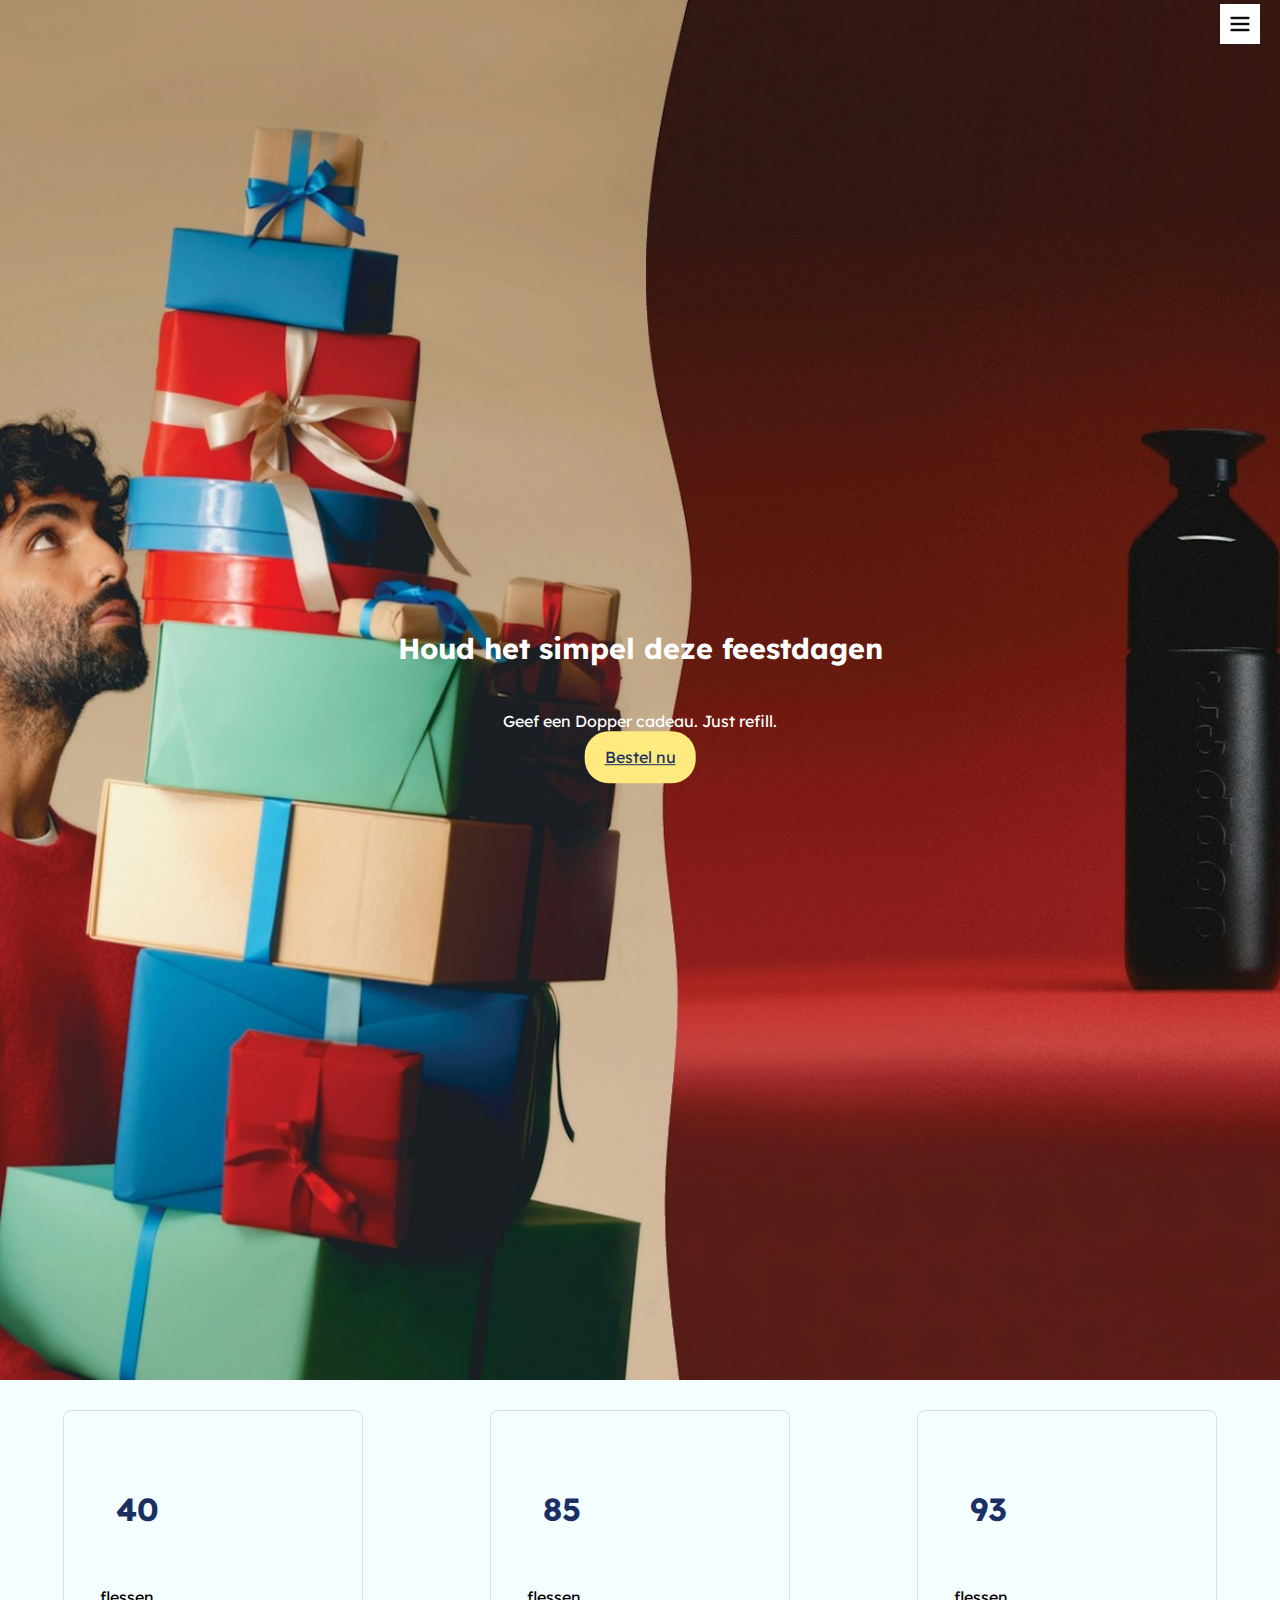
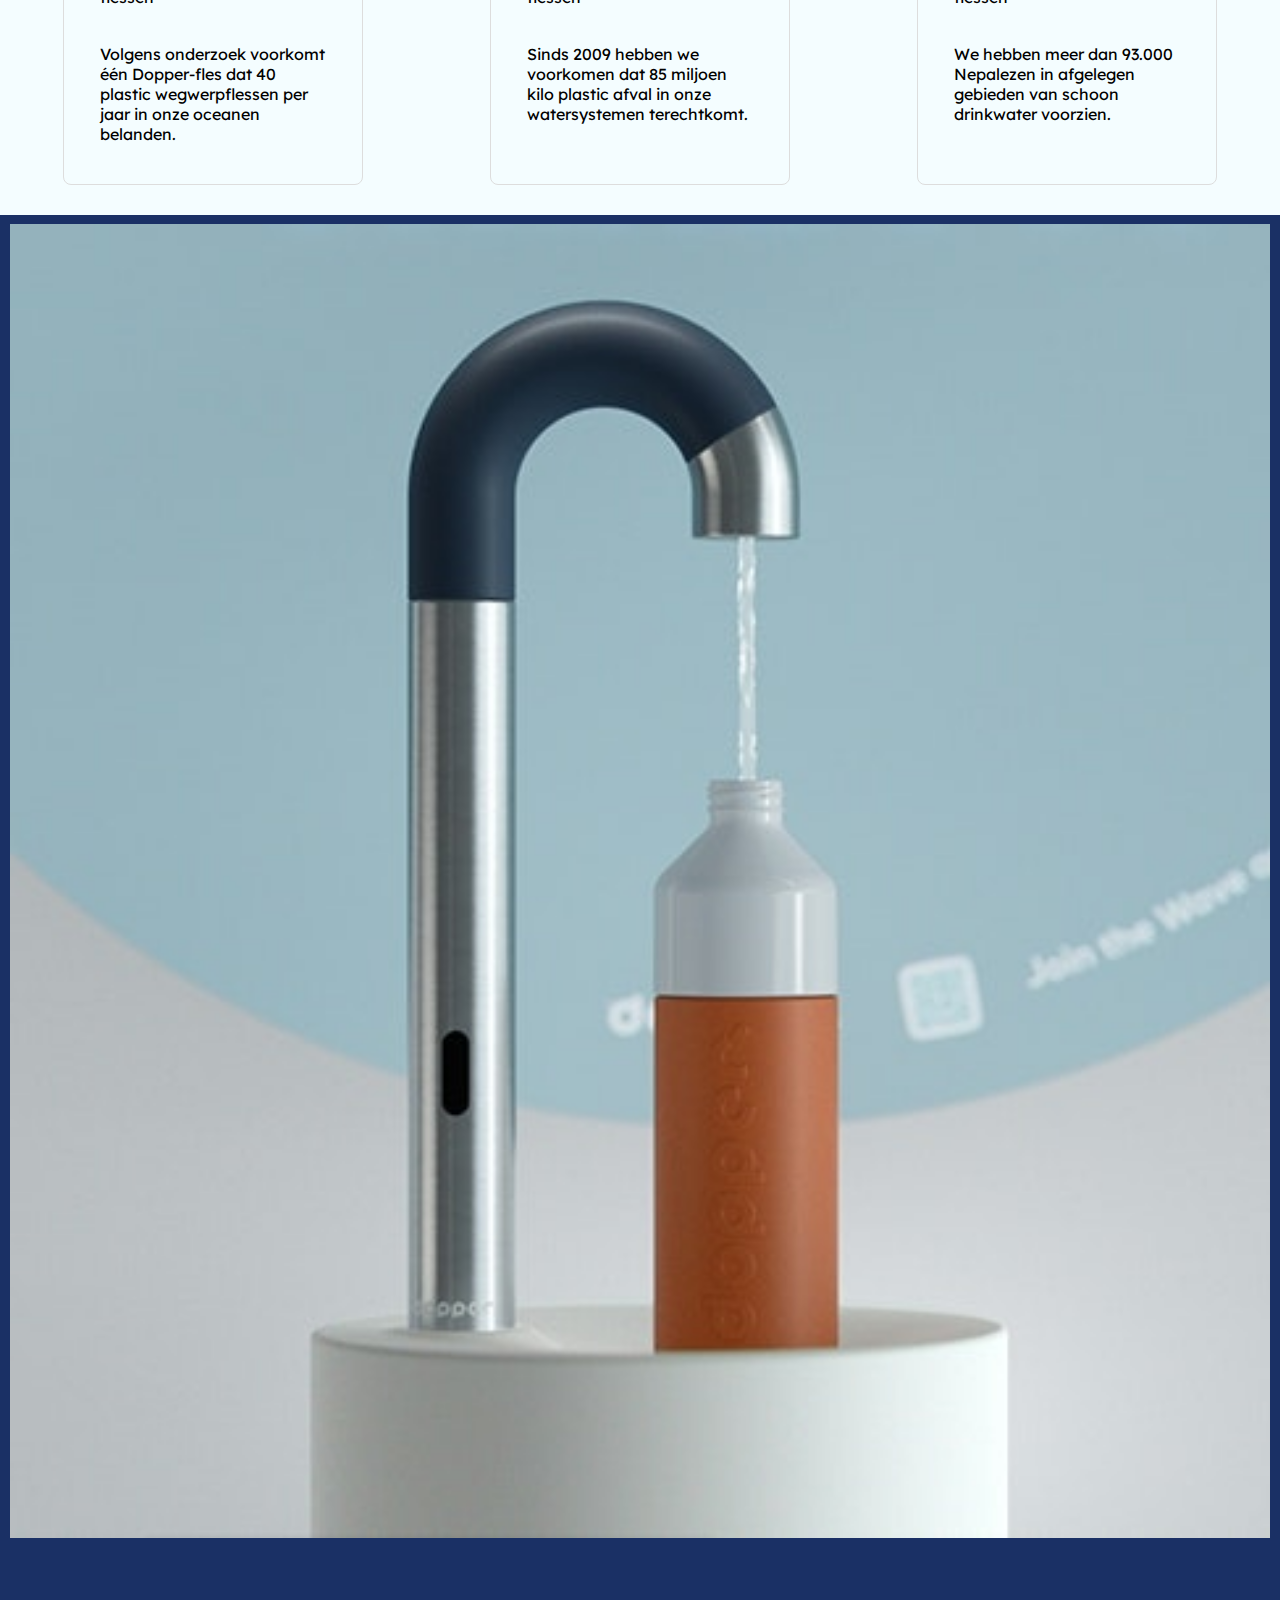
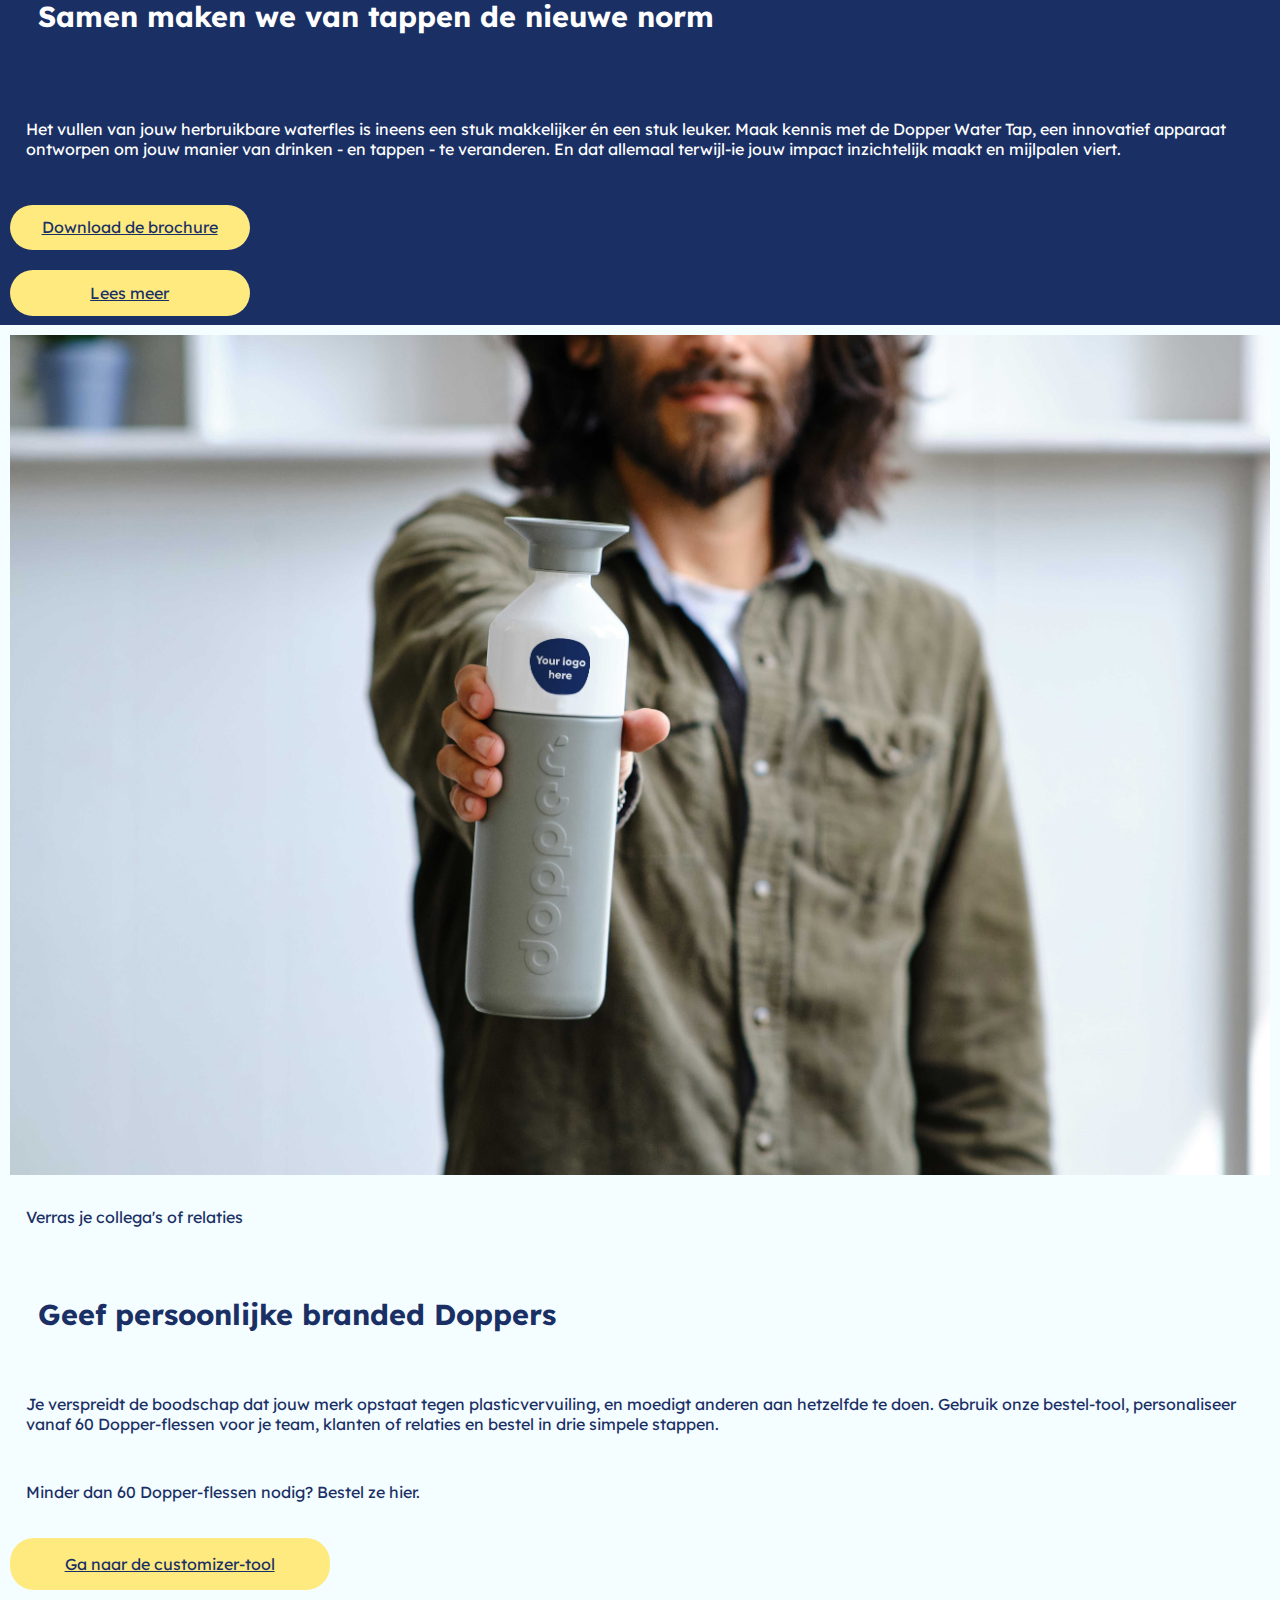
<file: index.html>
<!DOCTYPE html>
<html lang="nl">

<head>
	<meta charset="UTF-8">
	<meta name="author" content="jouw naam">
	<meta name="viewport" content="width=device-width, initial-scale=1">

	<title>Dopper</title>

	<link href="styles/style.css" rel="stylesheet">
	<link rel="README.md" href="">
	<link rel="icon" type="image/svg+xml" href="images/favicon.svg">

	<link rel="preconnect" href="https://fonts.googleapis.com">
	<link rel="preconnect" href="https://fonts.gstatic.com" crossorigin>
	<link href="https://fonts.googleapis.com/css2?family=Lexend:wght@400;600;700;800&display=swap" rel="stylesheet">

</head>

<body>
	<input type="checkbox" id="hamburger">
	<label for="hamburger" class="hamburger-label">
		<img src="./images/hamburgermenu.png" alt="Hamburger Icon">
	</label>

	<nav class="hamnav">
		<ul>
			<li>Home</li>
			<li><a href="producten.html">Producten</a></li>
			<li>Missie</li>
			<li>Sluit je aan</li>
		</ul>
	</nav>

	<header>
		<h1 class="logo-text">Dopper website</h1>
		<img src="./images/blauwelogodopper.png" alt="Dopper Logo" class="logo">
		<span class="logo menu-icon">
			<span class="bar"></span>
		</span>
	</header>

	<main>
		<!-- Foto en tekst -->

		<section class="banner">
			<img src="./images/bannerfoto.png" alt="Bannerfotometcadeau" class="banner-img">
			<article class="banner-content">
				<h2>Houd het simpel deze feestdagen</h2>
				<p>Geef een Dopper cadeau. Just refill.</p>
				<a aria-label="klik hier om een dopper te bestellen" href="jouw_doel_pagina.html" class="button1">Bestel
					nu</a>
			</article>
		</section>

		<!-- tekst flessen -->

		<section class="statistics" aria-label="feitjes over dopper flessen">
			<article>
				<h2 aria-label="40 flessen">40 </h2>
				<p>flessen</p>
				<p>Volgens onderzoek voorkomt één Dopper-fles dat 40 plastic wegwerpflessen per jaar in onze oceanen
					belanden.</p>
			</article>

			<article>
				<h2 aria-label="85 flessen">85</h2>
				<p>flessen</p>
				<p>Sinds 2009 hebben we voorkomen dat 85 miljoen kilo plastic afval in onze watersystemen
					terechtkomt.
				</p>
			</article>

			<article>
				<h2 aria-label="93 flessen">93</h2>
				<p>flessen</p>
				<p>We hebben meer dan 93.000 Nepalezen in afgelegen gebieden van schoon drinkwater voorzien.</p>
			</article>
		</section>

		<!-- tappen foto met tekst -->

		<article class="flex-container text-container">
			<img src="./images/watertabfoto.jpg" alt="watertapfoto" class="tappen-foto">
			<h2>Samen maken we van tappen de nieuwe norm</h2>
			<p>Het vullen van jouw herbruikbare waterfles is ineens een stuk makkelijker én een stuk leuker. Maak kennis
				met de Dopper Water Tap, een innovatief apparaat ontworpen om jouw manier van drinken - en tappen - te
				veranderen. En dat allemaal terwijl-ie jouw impact inzichtelijk maakt en mijlpalen viert.</p>
			<a href="brochure" class="button2">Download de brochure</a>
			<a aria-label="lees meer over de dopper watertab" href="brochure" class="button3">Lees meer</a>
		</article>


		<!-- Nieuwe sectie -->
		<section class="new-section text-container">
			<img src="./images/manmetdopper1.jpg" alt="man met dopper" id="dopperflesfoto">
			<p>Verras je collega's of relaties</p>
			<h2>Geef persoonlijke branded Doppers</h2>
			<p>Je verspreidt de boodschap dat jouw merk opstaat tegen plasticvervuiling, en moedigt anderen aan
				hetzelfde te doen. Gebruik onze bestel-tool, personaliseer vanaf 60 Dopper-flessen voor je team,
				klanten of relaties en bestel in drie simpele stappen.</p>
			<p>Minder dan 60 Dopper-flessen nodig? Bestel ze hier.</p>
			<a aria-label="klik hier om je dopperfles te customizen" href="jouw_customizer_tool" class="button3">Ga naar
				de customizer-tool</a>
		</section>

	</main>
	<script defer src="scripts/script.js"></script>
</body>

</html>
</file>
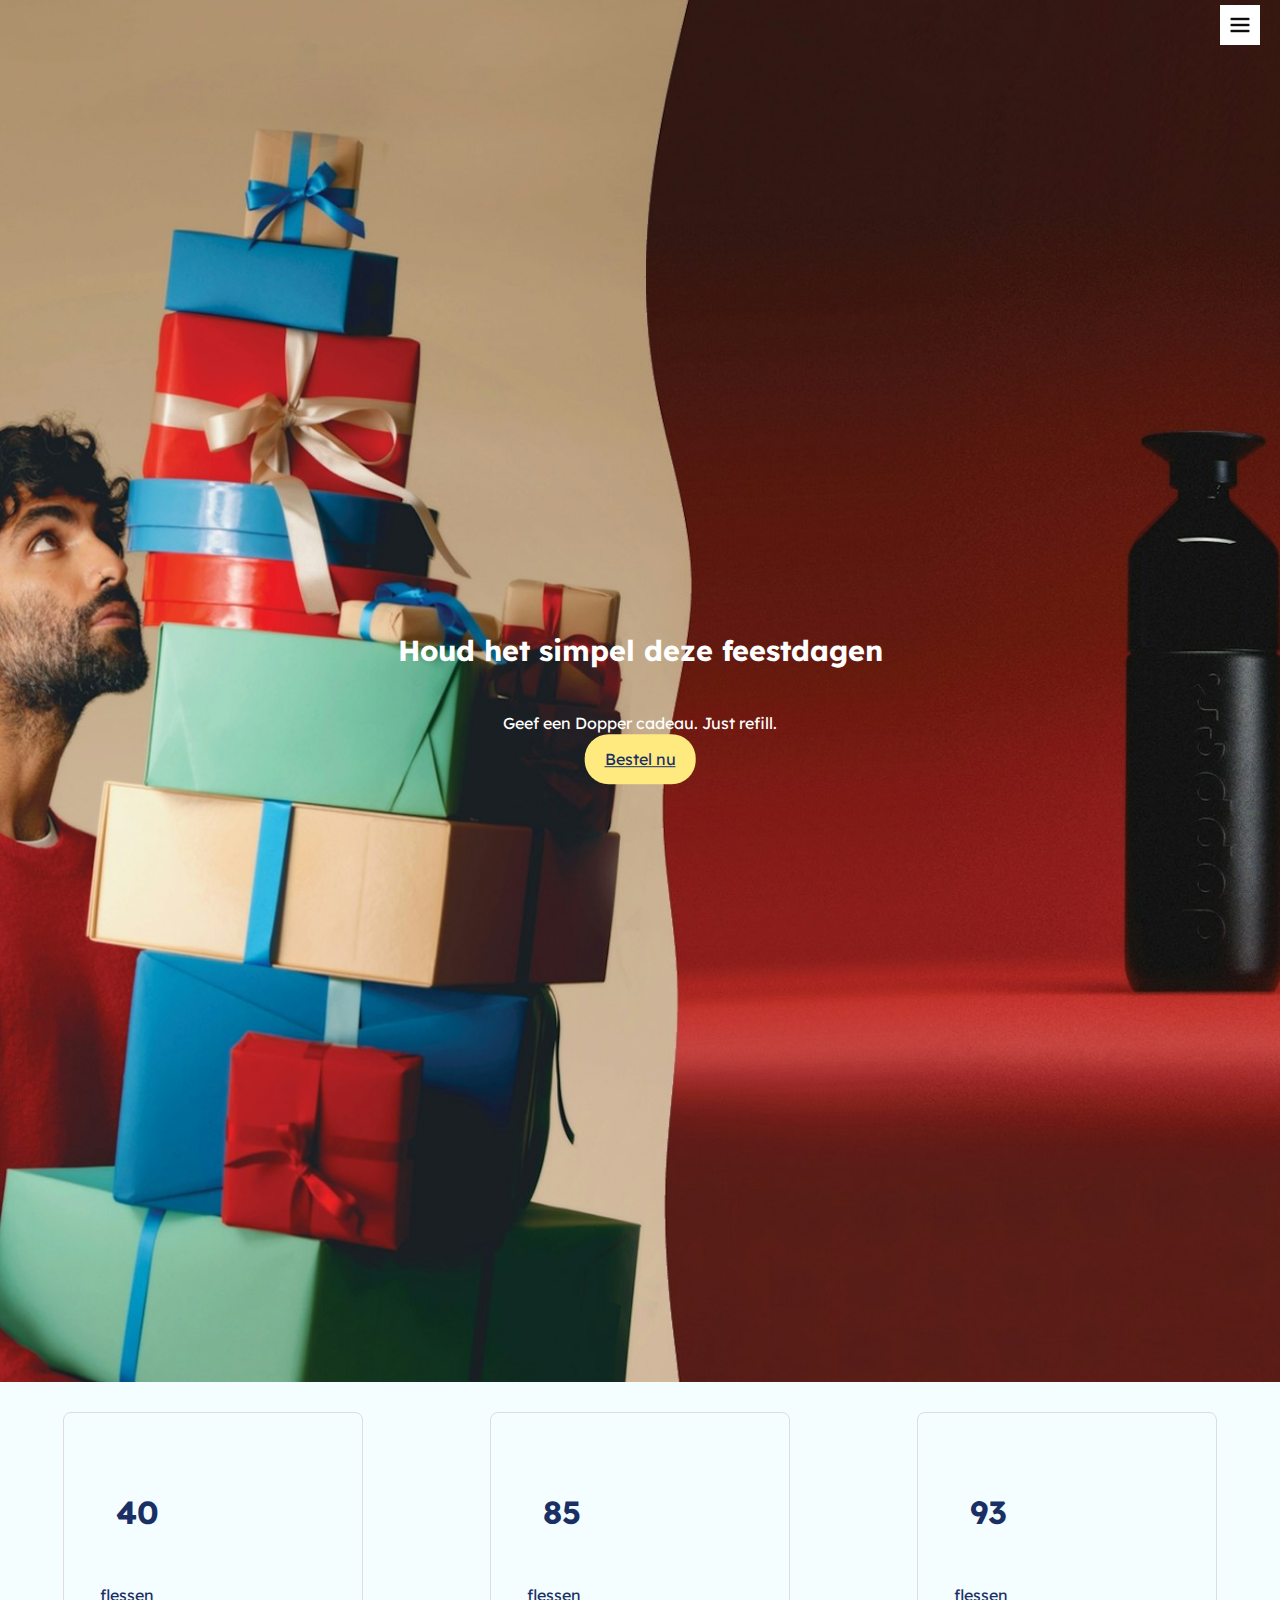
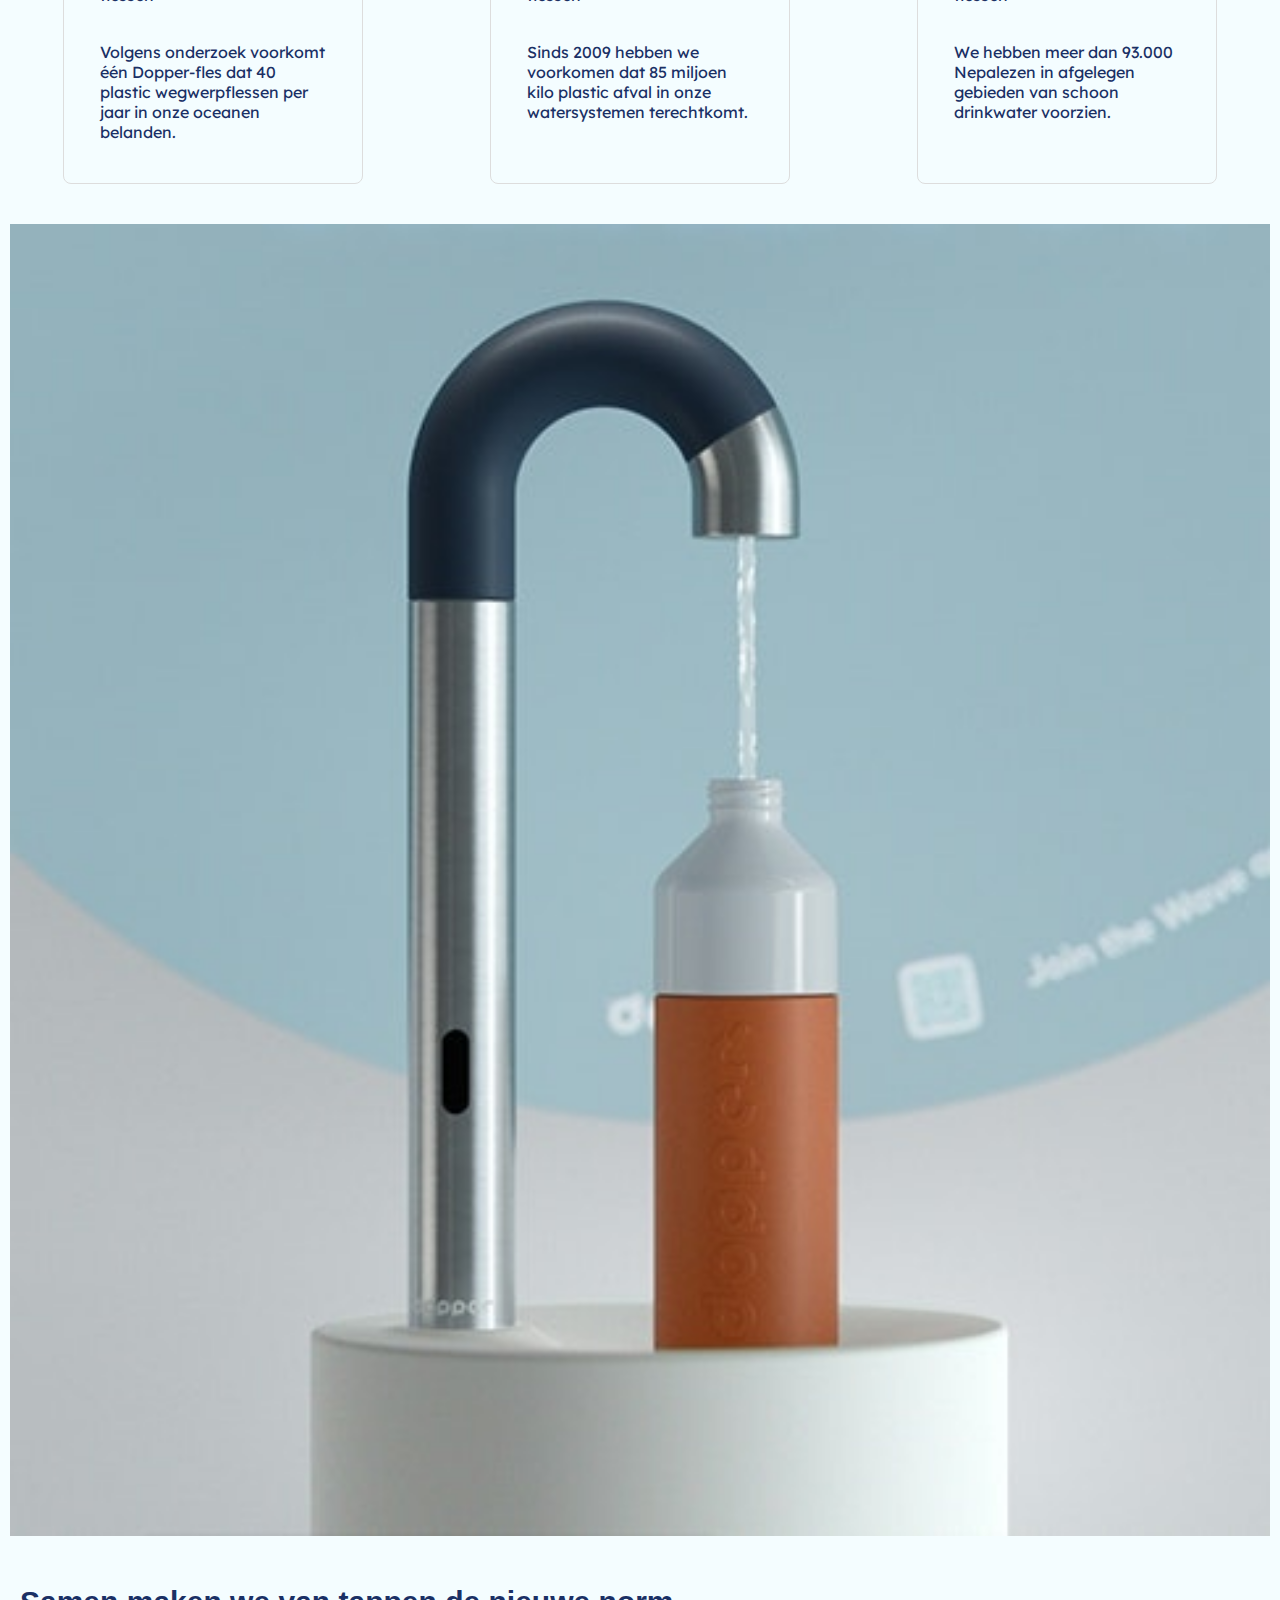
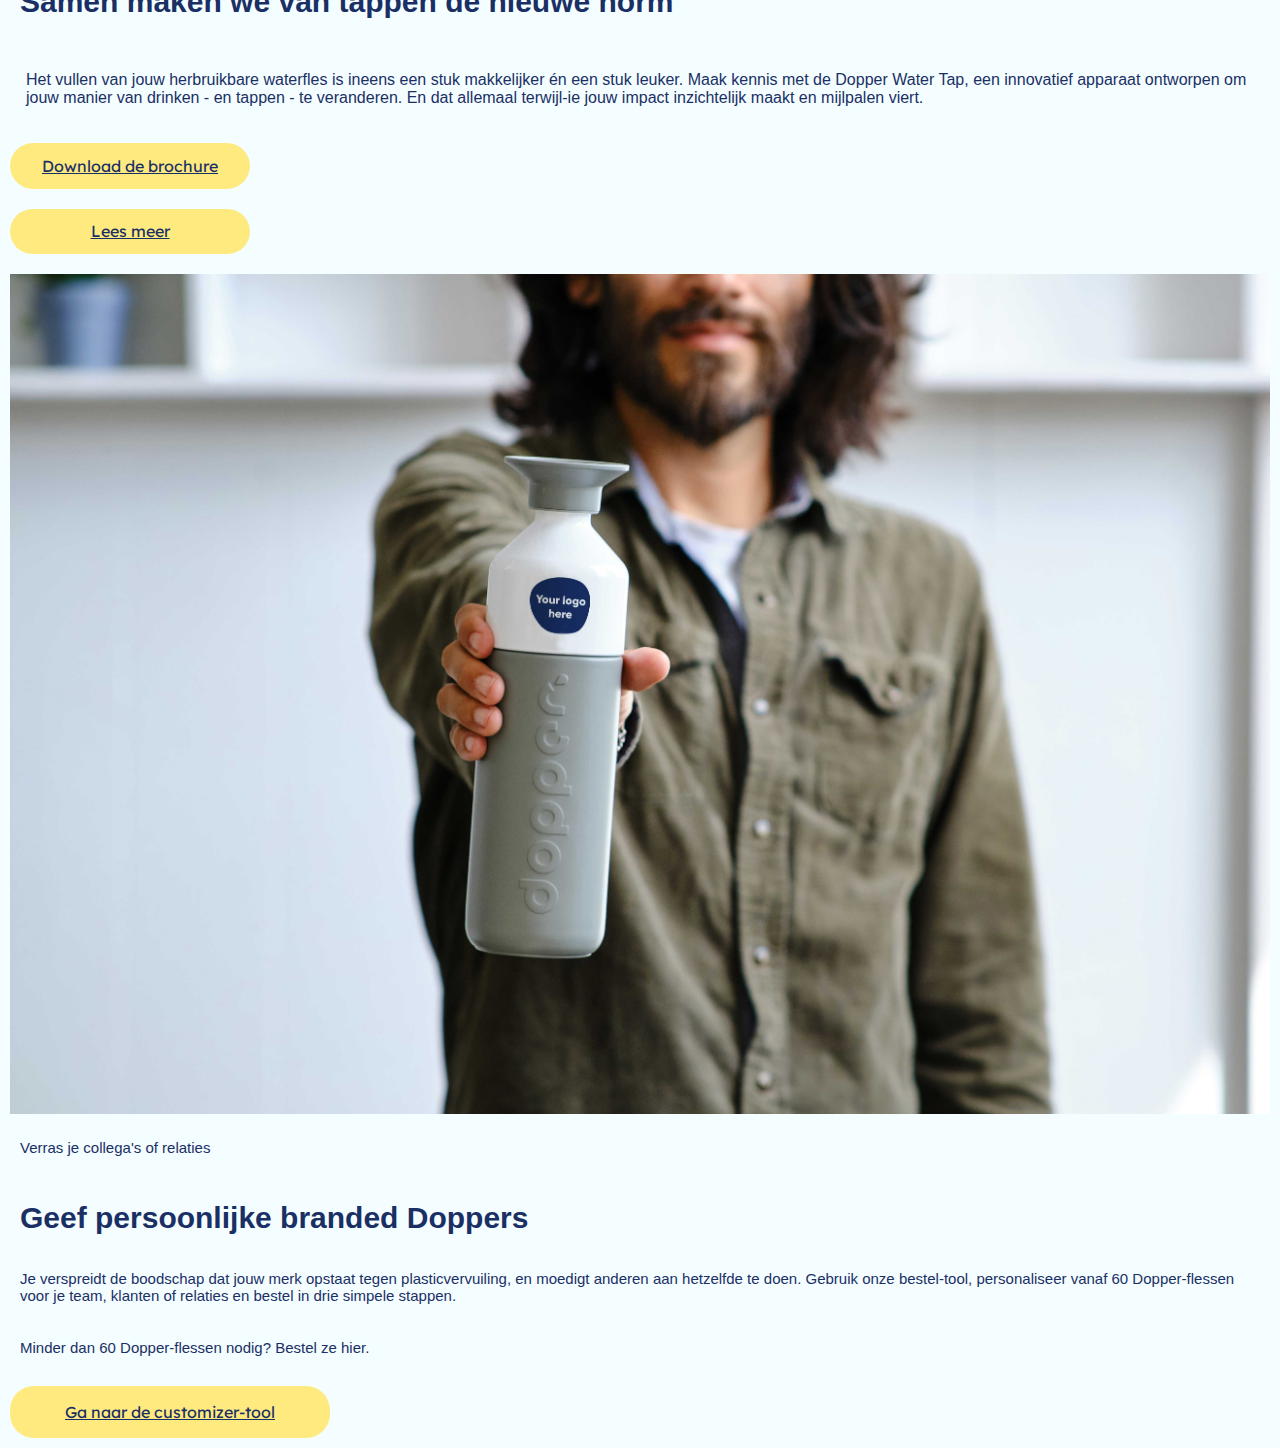
<file: Blok2/index.html>
<!DOCTYPE html>
<html lang="nl">

<head>
	<meta charset="UTF-8">
	<meta name="author" content="jouw naam">
	<meta name="viewport" content="width=device-width, initial-scale=1">

	<title>Dopper</title>

	<link href="styles/style.css" rel="stylesheet">
    <link rel="README.md" href="">
	<link rel="icon" type="image/svg+xml" href="images/favicon.svg">

	<link rel="preconnect" href="https://fonts.googleapis.com">
	<link rel="preconnect" href="https://fonts.gstatic.com" crossorigin>
	<link href="https://fonts.googleapis.com/css2?family=Lexend:wght@400;600;700;800&display=swap" rel="stylesheet">

</head>
	<body>
    <input type="checkbox" id="hamburger">
    <label for="hamburger" class="hamburger-label">
        <img src="./images/hamburgermenu.png" alt="Hamburger Icon">
    </label>

    <nav class="hamnav">
        <ul>
            <li>Home</li>
            <li><a href="producten.html">Producten</a></li>
            <li>Missie</li>
            <li>Sluit je aan</li>
        </ul>
    </nav>

		<header>
            <h1 class="logo-text">Dopper website</h1>
			<img src="../Blok2/images/blauwelogodopper.png" alt="Dopper Logo" class="logo">
			<span class="logo menu-icon">
				<span class="bar"></span>
			</span>
		</header>

		<main>
			<!-- Foto en tekst -->


			<section class="banner">
				<img src="../Blok2/images/bannerfoto.png" alt="Bannerfotometcadeau">
				<div class="banner-content">
					<h2>Houd het simpel deze feestdagen</h2>
					<p>Geef een Dopper cadeau. Just refill.</p>
					<a href="jouw_doel_pagina.html" class="button1">Bestel nu</a>
				</div>
			</section>

			<!-- tekst flessen -->

			<section class="statistics" aria-label="fietjes over dopper flessen">
				<article>
					<h2>40</h2>
					<p>flessen</p>
					<p>Volgens onderzoek voorkomt één Dopper-fles dat 40 plastic wegwerpflessen per jaar in onze oceanen
						belanden.</p>
				</article>

				<article>
					<h2>85</h2>
					<p>flessen</p>
					<p>Sinds 2009 hebben we voorkomen dat 85 miljoen kilo plastic afval in onze watersystemen
						terechtkomt.
					</p>
				</article>

				<article>
					<h2>93</h2>
					<p>flessen</p>
					<p>We hebben meer dan 93.000 Nepalezen in afgelegen gebieden van schoon drinkwater voorzien.</p>
				</article>
			</section>

			<!-- tappen foto met tekst -->


			<div class="flex-container"></div>
				<div class="text-container">
					<img src="../Blok2/images/watertabfoto.jpg" alt="watertapfoto" class="tappen-foto">
					<h2>Samen maken we van tappen de nieuwe norm</h2>
					<p>Het vullen van jouw herbruikbare waterfles is ineens een stuk makkelijker én een stuk leuker.
						Maak
						kennis
						met de Dopper Water Tap, een innovatief apparaat ontworpen om jouw manier van drinken - en
						tappen - te veranderen. En dat allemaal terwijl-ie jouw impact inzichtelijk maakt en mijlpalen viert.</p>
					<a href="brochure" class="button2">Download de brochure</a>
					<a href="brochure" class="button3">Lees meer</a>
				</div>

				<!-- Nieuwe sectie -->
				<section class="new-section text-container">
					<img src="../Blok2/images/manmetdopper.jpg" alt="man met dopper" id="dopperflesfoto">
					<p>Verras je collega's of relaties</p>
					<h2>Geef persoonlijke branded Doppers</h2>
					<p>Je verspreidt de boodschap dat jouw merk opstaat tegen plasticvervuiling, en moedigt anderen aan
						hetzelfde te doen. Gebruik onze bestel-tool, personaliseer vanaf 60 Dopper-flessen voor je team,
						klanten of relaties en bestel in drie simpele stappen.</p>
					<p>Minder dan 60 Dopper-flessen nodig? Bestel ze hier.</p>
					<a href="jouw_customizer_tool" class="button3">Ga naar de customizer-tool</a>
				</section>

		</main>
		<script defer src="scripts/script.js"></script>
	</body>

	</html>
</file>
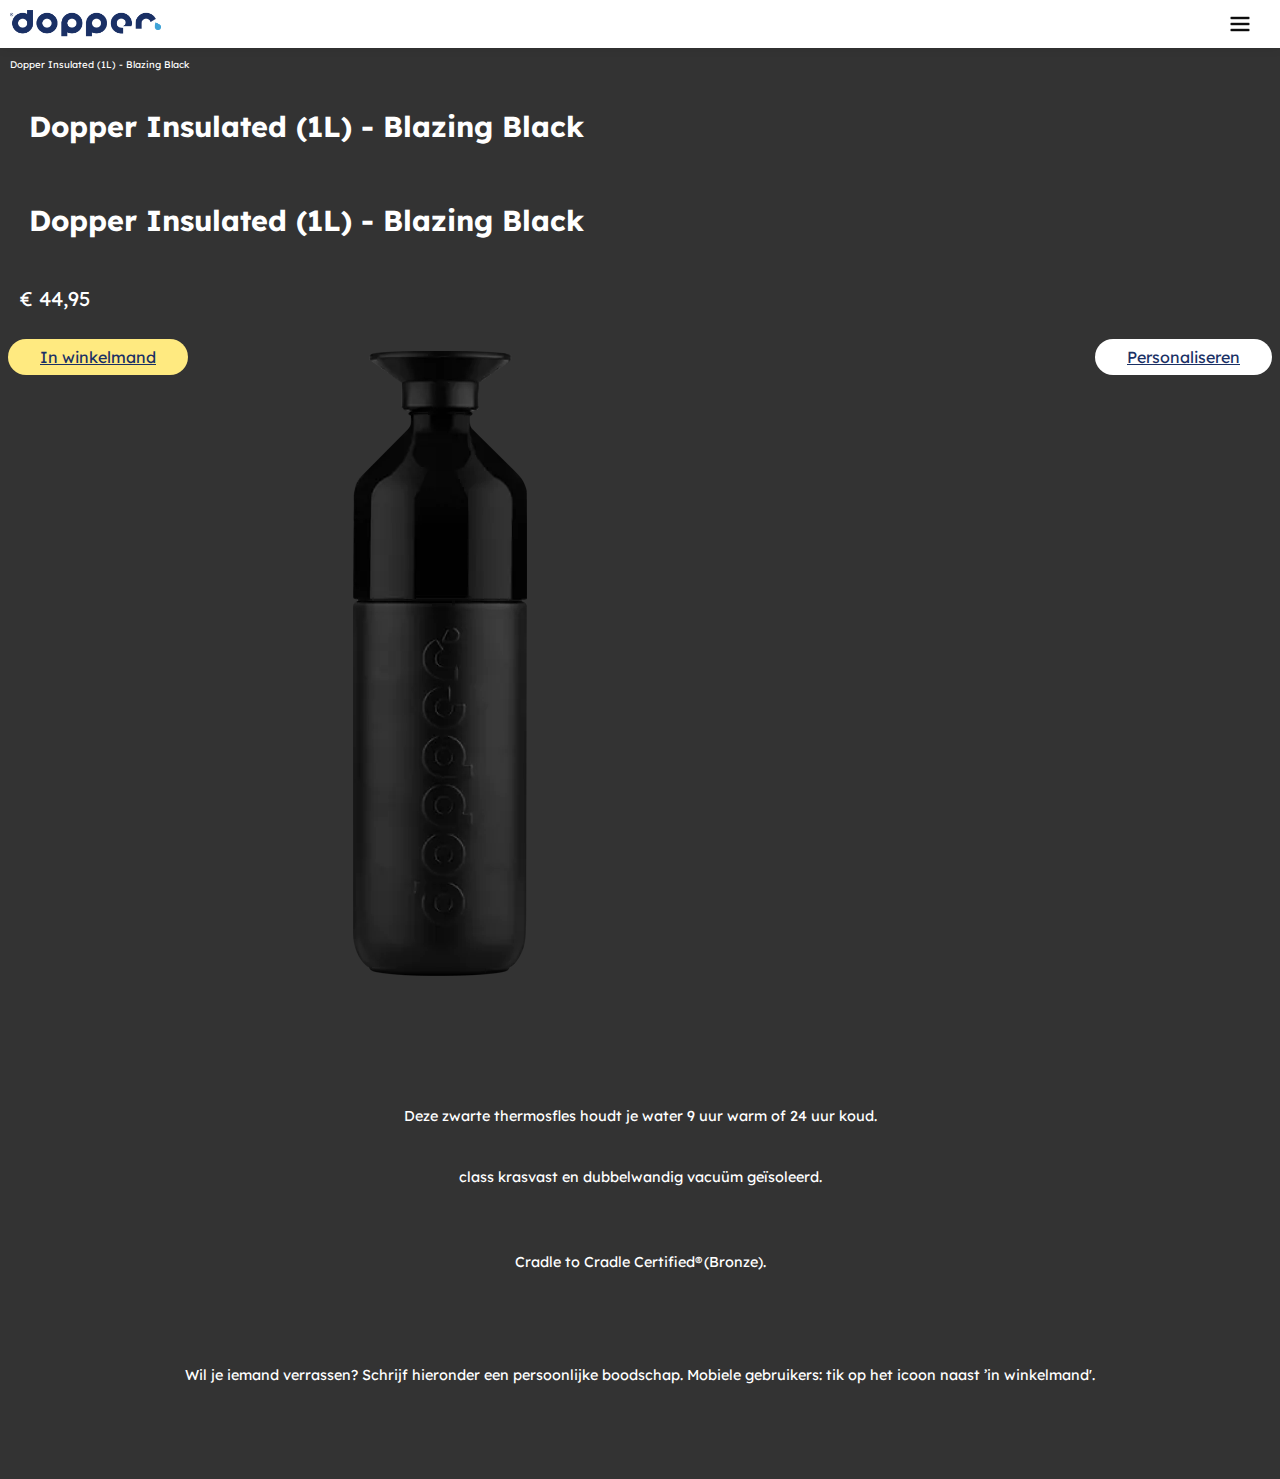
<file: dopper-insulated-1l-blazing-black.html>
<!DOCTYPE html>
<html lang="nl">

<head>
    <meta charset="UTF-8">
    <meta name="author" content="jouw naam">
    <meta name="viewport" content="width=device-width, initial-scale=1">

    <title>Dopper</title>

    <link href="styles/style.css" rel="stylesheet">
    <link rel="README.md" href="">
    <link rel="icon" type="image/svg+xml" href="images/favicon.svg">

    <link rel="preconnect" href="https://fonts.googleapis.com">
    <link rel="preconnect" href="https://fonts.gstatic.com" crossorigin>
    <link href="https://fonts.googleapis.com/css2?family=Lexend:wght@400;600;700;800&display=swap" rel="stylesheet">

</head>

<body>
    <input type="checkbox" id="hamburger">
    <label for="hamburger" class="hamburger-label">
        <img src="./images/hamburgermenu.png" alt="Hamburger Icon">
    </label>

    <nav class="hamnav">
        <ul>
            <li>Home</li>
            <li><a href="producten.html">Producten</a></li>
            <li>Missie</li>
            <li>Sluit je aan</li>
        </ul>
    </nav>

    <header>
        <h1 class="logo-text">Dopper website</h1>
        <img src="./images/blauwelogodopper.png" alt="Dopper Logo" class="logo">
        <span class="logo menu-icon">
            <span class="bar"></span>
        </span>
    </header>

    <p class="kleine-tekst">Dopper Insulated (1L) - Blazing Black</p>
    <h1>Dopper Insulated (1L) - Blazing Black </h1>
    <h1 aria-label="Dopper Insulated (1L) - Blazing Black kleur zwart">Dopper Insulated (1L) - Blazing Black </h1>
    <p class="prijs">€ 44,95</p>
    <img src="./images/zwartedopper1.png" alt="Dopper Insulated (1L) - Blazing Black">

    <a href="winkelmand" class="winkelmand">In winkelmand</a>
    <a href="Personaliseren" class="Personaliseren">Personaliseren</a>


    <section class="informatie-tekst"> 
    <p>Deze zwarte thermosfles houdt je water 9 uur warm of 24 uur koud.</p>
    <p> class krasvast en dubbelwandig vacuüm geïsoleerd.</p>
    </p>Cradle to Cradle Certified® (Bronze).</p>
    </p>Wil je iemand verrassen? Schrijf hieronder een persoonlijke boodschap. Mobiele gebruikers: tik op het icoon
    naast ’in winkelmand'.</p>
</section>



    <script defer src="scripts/script.js"></script>


</body>

</html>
</file>
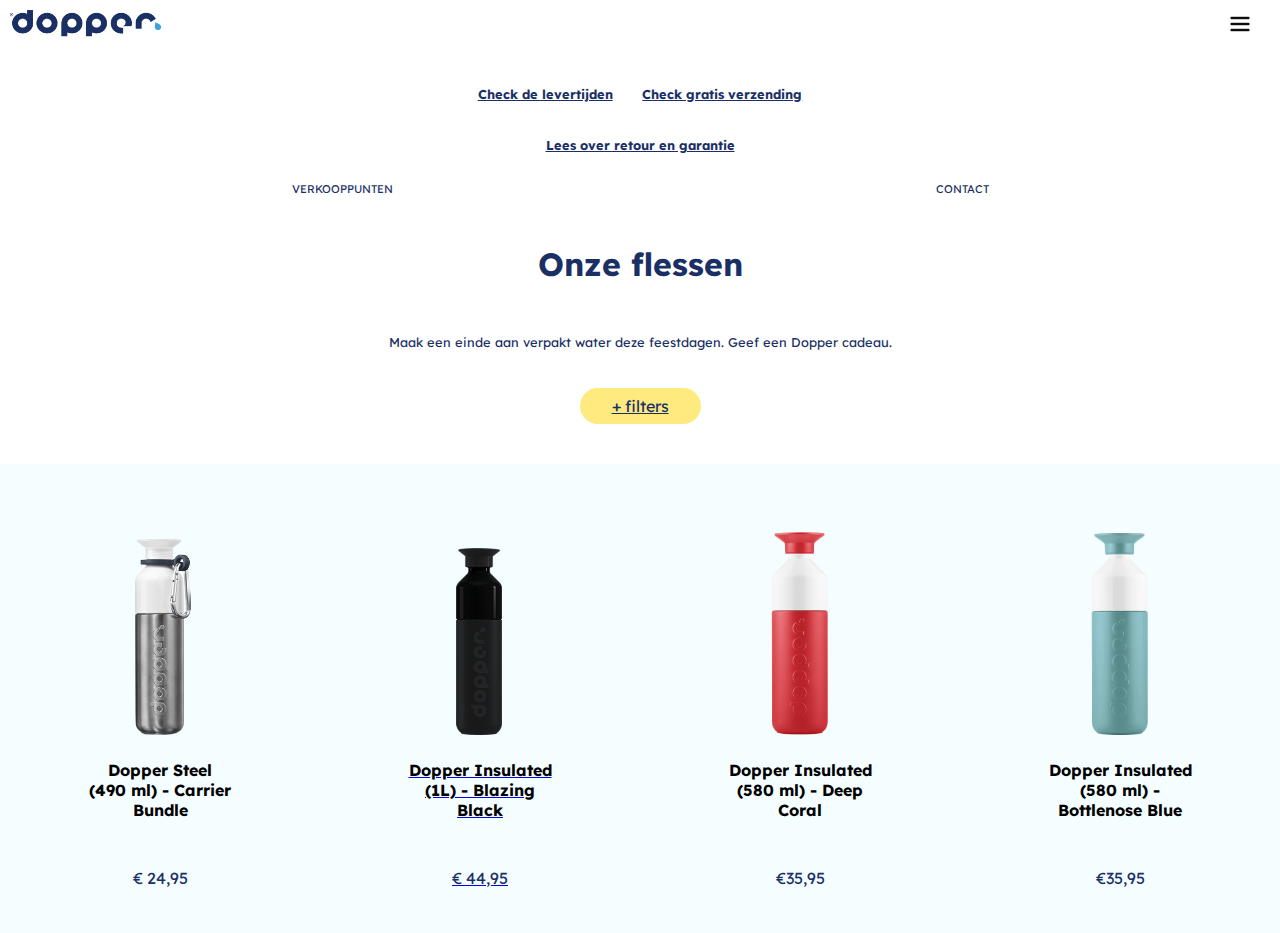
<file: producten.html>
<!DOCTYPE html>
<html lang="nl">

<head>
    <meta charset="UTF-8">
    <meta name="author" content="jouw naam">
    <meta name="viewport" content="width=device-width, initial-scale=1">

    <title aria-label="Je bevind zich op de pagina met alle dopper flessen">producten</title>

    <link href="styles/style.css" rel="stylesheet">
    <link rel="icon" type="image/svg+xml" href="images/favicon.svg">

    <link rel="preconnect" href="https://fonts.googleapis.com">
    <link rel="preconnect" href="https://fonts.gstatic.com" crossorigin>
    <link href="https://fonts.googleapis.com/css2?family=Lexend:wght@400;600;700;800&display=swap" rel="stylesheet">
</head>

<body class="producten-page">
    <input type="checkbox" id="hamburger">
    <label for="hamburger" class="hamburger-label">
        <img src="./images/hamburgermenu.png" alt="Hamburger Icon">
    </label>

    <nav class="hamnav">
        <ul>
            <li><a href="index.html">Home</a></li>
            <li><a href="producten.html">Producten</a></li>
            <li>Voor bedrijven</li>
            <li>Missie</li>
            <li>Sluit je aan</li>
        </ul>
    </nav>

    <header>
        <img src="./images/blauwelogodopper.png" alt="Dopper Logo" class="logo">
        <span class="logo menu-icon">
            <span class="bar"></span>
        </span>
    </header>

    <main>
        <!-- dopperfles informatie -->
        <section class="producten text-container">
            <p class="Naastelkaar">Check de levertijden</p>
            <p class="Naastelkaar">Check gratis verzending</p>
            <p class="Retourzin">Lees over retour en garantie</p>
            <section class="verkooppunten-contact" aria-label="Verkooppunten en contactinformatie">
                <!-- extra context voor mensen met een beperking, bron gpt -->
                <p>VERKOOPPUNTEN</p>
                <p>CONTACT</p>
            </section>

            <h1 aria-label="Je bevind je op de pagina met alle dopper flessen">Onze flessen</h1>
            <p>Maak een einde aan verpakt water deze feestdagen. Geef een Dopper cadeau.</p>
            <a aria-label="filters aanpassen" href="productenlink" class="specifieke-link">+ filters</a>
        </section>
        <!-- dopper flessen -->
        <section class="product-grid" aria-label="Producten">
            <article class="product-item">
                <img src="./images/dopper1.png" alt="Dopper Product">
                <h1 aria-label="Dopper Steel (490 ml) - Carrier Bundle met de kleur grijs">Dopper Steel (490 ml) -
                    Carrier Bundle</h1>
                <p class="price">€ 24,95</p>
            </article>

            <article class="product-item">
                <a href="dopper-insulated-1l-blazing-black.html">
                    <img src="./images/dopper2.png" alt="Dopper Product 2">
                    <h1 aria-label="Dopper Insulated (1L) - Blazing Black met de kleur zwart">Dopper Insulated (1L) -
                        Blazing Black</h1>
                    <p class="price">€ 44,95</p>
                </a>
            </article>

            <article class="product-item">
                <img src="./images/rodedopper.png" alt="Dopper Product 3">
                <h1 aria-label="Dopper Insulated (580 ml) - Deep Coral met de kleur rood">Dopper Insulated (580 ml) -
                    Deep Coral</h1>
                <p class="price">€35,95</p>
                </a>
            </article>


            <article class="product-item">
                <img src="./images/lichtblauwedopper.png" alt="Dopper Product 4">
                <h1 aria-label="Dopper Insulated (580 ml) - Bottlenose Blue met de kleur lichtblauw">Dopper Insulated
                    (580 ml) - Bottlenose Blue</h1>
                <p class="price">€35,95</p>
                </a>
            </article>
        </section>
    </main>

    <script defer src="scripts/script.js"></script>
</body>

</html>
</file>
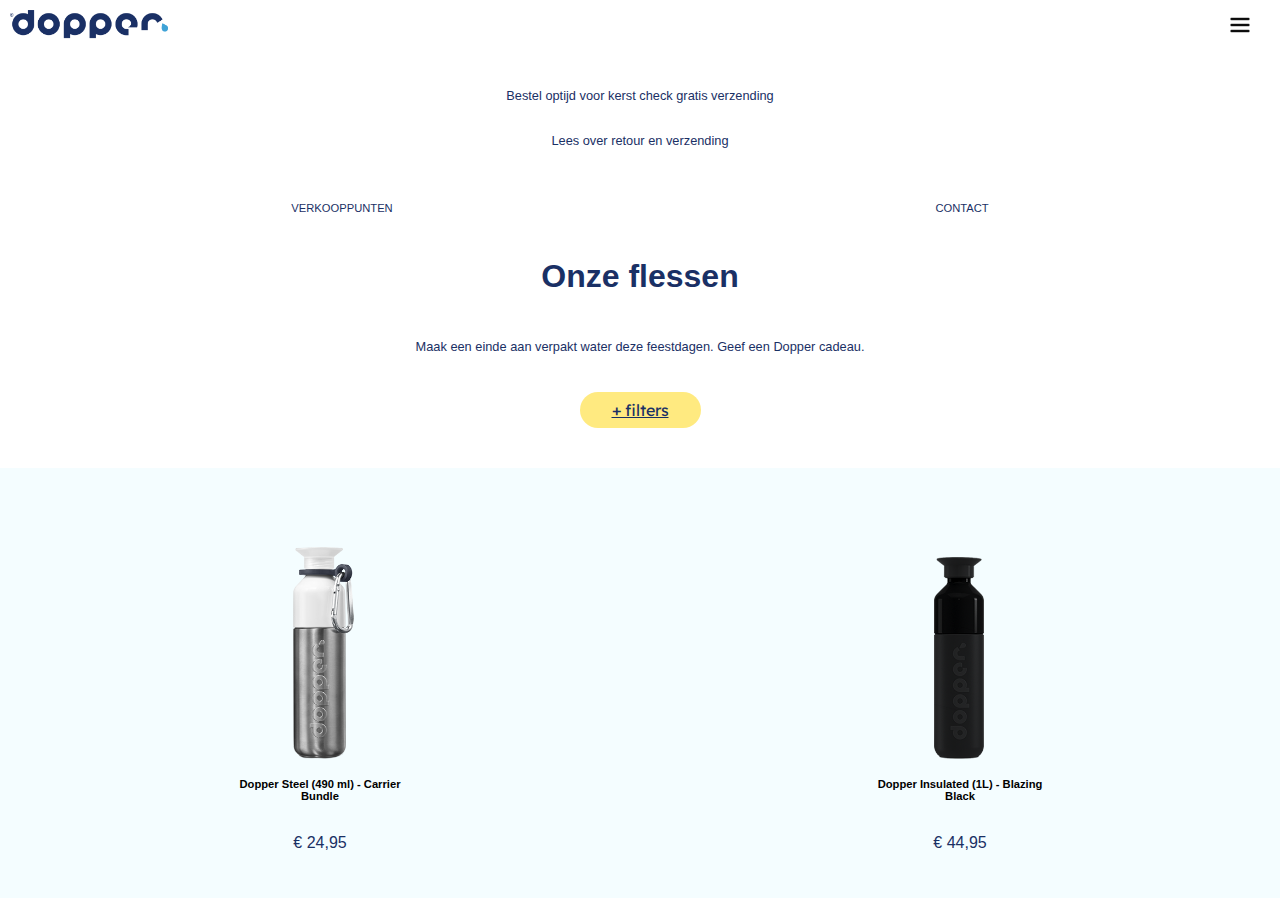
<file: Blok2/producten.html>
<!DOCTYPE html>
<html lang="nl">

<head>
    <meta charset="UTF-8">
    <meta name="author" content="jouw naam">
    <meta name="viewport" content="width=device-width, initial-scale=1">

    <title>producten</title>

    <link href="styles/style.css" rel="stylesheet">
    <link rel="icon" type="image/svg+xml" href="images/favicon.svg">

    <link rel="preconnect" href="https://fonts.googleapis.com">
    <link rel="preconnect" href="https://fonts.gstatic.com" crossorigin>
    <link href="https://fonts.googleapis.com/css2?family=Lexend:wght@400;600;700;800&display=swap" rel="stylesheet">
</head>

<body class="producten-page">
    <input type="checkbox" id="hamburger">
    <label for="hamburger" class="hamburger-label">
        <img src="./images/hamburgermenu.png" alt="Hamburger Icon">
    </label>

    <nav class="hamnav">
        <ul>
            <li><a href="index.html">Home</a></li>
            <li><a href="producten.html">Producten</a></li>
            <li>Voor bedrijven</li>
            <li>Missie</li>
            <li>Sluit je aan</li>
        </ul>
    </nav>

    <header>
        <img src="../Blok2/images/blauwelogodopper.png" alt="Dopper Logo" class="logo">
        <span class="logo menu-icon">
            <span class="bar"></span>
        </span>
    </header>

    <main>
        <!-- Specifieke inhoud voor de productenpagina -->
        <section class="producten text-container">
            <p>Bestel optijd voor kerst check gratis verzending</p>
            <p>Lees over retour en verzending</p>

            <section class="verkooppunten-contact" aria-label="Verkooppunten en contactinformatie">    <!-- extra context voor mensen met een beperking-->
                <p>VERKOOPPUNTEN</p>
                <p>CONTACT</p>
            </section>

            <h3>Onze flessen</h3>
            <p>Maak een einde aan verpakt water deze feestdagen. Geef een Dopper cadeau.</p>
            <a href="productenlink" class="specifieke-link">+ filters</a>
        </section>

        <section class="product-grid" aria-label="Producten">
            <article class="product-item">
                <img src="./images/dopper1.png" alt="Dopper Product">
                <h3>Dopper Steel (490 ml) - Carrier Bundle</h3>
                <p class="price">€ 24,95</p>
            </article>

            <article class="product-item">
                <img src="./images/dopper2.png" alt="Dopper Product 2">
                <h3>Dopper Insulated (1L) - Blazing Black</h3>
                <p class="price">€ 44,95</p>
            </article>
        </section>
    </main>

    <script defer src="scripts/script.js"></script>
</body>

</html>
</file>
<file: styles/style.css>
/* CSS REMEDY */
*,
*::after,
*::before {
    box-sizing: border-box;
}

/* CUSTOM PROPERTIES */
:root {
    --color-page-background: #f4fdff;
    --color-banner-background: #fff;
}

body {
    margin: 0;
    font-family: 'Arial', sans-serif;
}

main {
    background-color: #f4fdff;
}

/* Header */
header {
    background-color: var(--color-banner-background);
    padding: 0.6em;
    display: flex;
    justify-content: space-between;
    align-items: center;
    box-shadow: 0 0 10px rgba(0, 0, 0, 0.1);
    z-index: 2;
    /* gpt*/
}

/* Logo */
.logo {
    margin-right: 1.2em;
    max-height: 1.8em;
}

.logo-text {
    /* verbergen van de h1, bron gpt */
    position: absolute;
    width: 1px;
    height: 1px;
    margin: -1px;
    padding: 0;
    overflow: hidden;
    clip: rect(0, 0, 0, 0);
    border: 0;
}

/* Hamburger Styles */

.hamburger-label {
    position: absolute;
    top: 1.25em;
    right: 1.25em;
    cursor: pointer;
    z-index: 3;
}

.hamburger-label img {
    width: 2.5em;
    margin-top: -1em;

}

/* Verberg checkbox */
#hamburger {
    display: none;
}


.hamburger-label {
    cursor: pointer;
    display: inline-block;
}

.hamnav {
    display: flex;
    flex-direction: column;
    list-style: none;
    padding: 0;
    margin: 0;
    position: fixed;
    top: 0;
    left: 0;
    width: 100%;
    background-color: #ffffff;
    padding: 1.25em;
    display: none;
    /* Verberg het menu standaard */
    z-index: 2;
    /* Geef het hamburgermenu een z-index van 2, dezelfde als de header */
}

.hamnav li {
    color: #1a3065;
    ;
    font-size: 1.2em;
    cursor: pointer;
    margin-bottom: 1em;

}


.home .hamnav {
    align-items: center;
    justify-content: center;
}

/* Mediaquery voor kleinere schermen, bron gpt  */
@media (max-width: 600px) {
    .hamburger-label {
        display: block;
    }

    .hamnav {
        flex-direction: column;
        align-items: center;
        /* Centreer menu-items in het midden */
    }

    .hamnav li {
        text-align: center;
        /* Centreer de tekst in het midden */
    }

    main {
        padding-top: 4em;
    }

    /* Toon het menu wanneer checkbox is aangevinkt */
    input[type="checkbox"]:checked+.hamnav {
        display: flex;
    }
}



/* Banner */

.banner {
    position: relative;
    text-align: center;
    margin-top: -60px;


}

.banner img {
    width: 145%;
    height: auto;
    display: block;
    left: -22%;
    /* afbeelding links verschuiven, bron gpt  */
    position: relative;
}


.banner-content {
    position: absolute;
    top: 50%;
    left: 50%;
    transform: translate(-50%, -50%);
    text-align: center;
    color: #fff;

}

.banner-content h2 {
    font-size: 1.8em;
    margin-bottom: 4px;
    font-family: 'Lexend', sans-serif;
    color: #ffffff;
    margin: 0;
}

.banner-content p {
    font-size: 1.0em;
    margin-bottom: 20px;
    font-family: 'Lexend', sans-serif;
    color: #ffffff;
    margin: 0;

}

.button1 {
    padding: 1em 1.25em;
    font-size: 1.0em;
    background-color: #ffea80;
    color: #1a3065;
    border-radius: 1.5em;
    cursor: pointer;
    font-family: 'Lexend', sans-serif;
}

.button2,
.button3 {
    padding: 0.8em;
    max-width: 15.0em;
    font-size: 1.0em;
    background-color: #ffffff;
    color: #1a3065;
    cursor: pointer;
    font-family: 'Lexend', sans-serif;
    border-radius: 2em;
    display: block;
    margin-top: 1.25em;
    text-align: center;
}

/* Deel 2, flessen */
.statistics {
    display: flex;
    justify-content: space-around;
    flex-wrap: wrap;
    margin: 1.25em 0em;
    background-color: #f4fdff;

}

.statistics article {
    flex: 1;
    max-width: 18.75em;
    margin: 0.6em;
    padding: 1.25em;
    border: 0.1em solid #ddd;
    border-radius: 0.5em;
    text-align: left;
    font-family: 'Lexend', sans-serif;
}

.statistics h2 {
    font-size: 2em;
    display: block;
    margin-bottom: 0.3em;
    font-family: 'Lexend', sans-serif;
    color: #1a3065;
}

.statistics p {
    font-size: 1em;
    margin: 0.3em 0em;
    font-family: 'Lexend', sans-serif;
}

h2,
p {
    margin-bottom: 0.6em;
    order: 0;
    padding: 1.0em;

}



.button2,
.button3 {
    padding: 0.8em;
    max-width: 15.0em;
    font-size: 1.0em;
    background-color: #ffea80;
    color: #1a3065;
    cursor: pointer;
    font-family: 'Lexend', sans-serif;
    border-radius: 2em;
    display: block;
    margin-top: 1.25em;
    text-align: center;
}


/* Deel 3, waterkraan */

.tappen-foto {
    height: auto;
    width: 100%;
    
}

.text-container {
    padding: 0.6em;
    color: #ffffff;
    background-color: #1a3065;
}

.flex-container {
    flex-direction: column;
    display: flex;
}

/* Deel 4, verras je collega's en relaties */

/*titel "persoonlijke brand doppers" */
.text-container h2 {
    padding: 1.25em 1em;
    font-size: 1.8em;
    color: #ffffff;

}


/* Deel 4, verras je collega's en relaties */
.new-section {
    background-color: #f4fdff;
    color: #1a3065;
    border-radius: 0.5em;
}

.new-section h2 {
    padding: 1em;
    font-size: 1.8em;
    color: #1a3065;
}

.new-section p {
    padding: 1em;
    font-size: 1em;
    color: #1a3065;
}


.new-section .button3 {
    display: block;
    margin-top: 1.25em;
    text-align: center;
    padding: 1.0em;
    max-width: 20.0em;
    background-color: #ffea80;
    font-size: 1.0em;
    border-radius: 1.5em;
    cursor: pointer;
    font-family: 'Lexend', sans-serif;
}

#dopperflesfoto {
    width: 100%;
    height: auto;
    display: block;

}


/* Nieuwe pagina stijlen */


/* tekst onder de banner(3) */
.Naastelkaar {
    display: inline-block;
    margin-right: 1.25em;
    font-weight: bold;
    text-decoration: underline;
}

.Retourzin {
    text-align: center;
    font-weight: bold;
    text-decoration: underline;
}

.producten {
    text-align: center;
    padding: 1.25em;
    color: #1a3065;
    background-color: #fff;

}

.producten p {
    font-size: 0.8em;
    margin: 5px 0;
}

.verkooppunten-contact {
    display: flex;
    justify-content: space-around;
    margin: 0.3em 0;


}

.verkooppunten-contact p {
    font-size: 0.7em;
    color: #1a3065;
    margin: 0;


}

.producten h1 {
    font-size: 2em;
    color: #1a3065;
}

.producten p.subtitle {
    font-size: 1.2em;
    margin: 0.6em 0;
}

a.specifieke-link {
    padding: 0.5em 2em;
    font-size: 1.0em;
    background-color: #ffea80;
    color: #1a3065;
    border-radius: 1.8em;
    cursor: pointer;
    font-family: 'Lexend', sans-serif;
    display: inline-block;
    margin-top: 1.25em;
    margin-bottom: 1.25em;


}

/* verschillende doppers */

.product-grid {
    display: flex;
    flex-wrap: wrap;
    justify-content: space-around;
    margin-top: 1.25em;
}

.product-item {
    text-align: center;
    margin-bottom: 1.25em;
    width: 11em;
    /* dopper afbeelding wordt groter,blijft op dezelfde plek staan */
    transition: transform 0.5s ease;
}

.product-item img {
    border-radius: 0.5em;
    width: 100%;
    height: auto;

}

/* title van dopper item */
.product-item h3 {
    font-size: 0.7em;
    margin-top: 0.6em;
    margin-bottom: 0.3em;
}

.price {
    font-size: 1.0em;
    color: #1a3065;
}

/* zwarte dopper css pagina*/


body {
    margin: 0;
    padding: 0;
    font-family: 'Lexend', sans-serif;
    background-color: #333;
    ;
}


.kleine-tekst,
h1,
.prijs {
    color: #ffffff;
    padding: 1em;
    margin: auto;

}

h1 { color: #ffffff;
    }


.product-grid h1 {
    color: #000000; 
    font-size: 1em;
    
}


.kleine-tekst {
    font-size: 0.6em;
}

h1 {
    font-size: 1.8em;
}

.prijs {
    font-size: 1.25em;
}

#product-foto {
    background-color: #333;
    padding: 1.25em;
    width: 100%;
}

/*knoppen*/

/* knoppen */
a.winkelmand {
    padding: 0.5em 2em;
    font-size: 1.0em;
    background-color: #ffea80;
    color: #1a3065;
    border-radius: 1.8em;
    cursor: pointer;
    font-family: 'Lexend', sans-serif;
    float: left;
    margin: 0.5em;
}

a.Personaliseren {

    padding: 0.5em 2em;
    font-size: 1.0em;
    background-color: #ffffff;
    color: #1a3065;
    border-radius: 1.8em;
    cursor: pointer;
    font-family: 'Lexend', sans-serif;
    float: right;
    margin: 0.5em;

}

/* informatie tekst dopper zwart*/

.informatie-tekst {

    color: #ffffff;
    text-align: center;
    font-size: 0.9em;
    background-color: #333;
    margin: 2em;
    padding: 1em;
}
</file>
<file: Blok2/styles/style.css>
/* CSS REMEDY */
*,
*::after,
*::before {
    box-sizing: border-box;
}

/* CUSTOM PROPERTIES */
:root {
    --color-page-background: #f4fdff;
    --color-banner-background: #fff;
}

body {
    margin: 0;
    font-family: 'Arial', sans-serif;
}

main { background-color: #f4fdff;}

/* Header */
header {
    background-color: var(--color-banner-background);
    padding: 10px;
    display: flex;
    justify-content: space-between;
    align-items: center;
    box-shadow: 0 0 10px rgba(0, 0, 0, 0.1);
    z-index: 2; /* Geef de header een z-index van 2 */
}

/* Logo */
.logo {
    margin-right: 20px;
    max-height: 30px;
}

.logo-text {
    /* verbergen van de h1 */
    position: absolute;
    width: 1px;
    height: 1px;
    margin: -1px;
    padding: 0;
    overflow: hidden;
    clip: rect(0, 0, 0, 0);
    border: 0;
}

/* Hamburger Styles */

.hamburger-label {
    position: absolute;
    top: 20px;
    right: 20px;
    cursor: pointer;
    z-index: 3; /* Geef het hamburgerlabel een hogere z-index dan de header */
}

.hamburger-label img {
    width: 40px;
    margin-top: -15px;
   
}

/* Verberg de standaard checkbox-stijlen */
#hamburger {
    display: none;
}


.hamburger-label {
    cursor: pointer;
    display: inline-block;
}

.hamnav {
    display: flex;
    flex-direction: column;
    list-style: none;
    padding: 0;
    margin: 0;
    position: fixed;
    top: 0;
    left: 0;
    width: 100%;
    background-color: #ffffff;
    padding: 20px;
    display: none; /* Verberg het menu standaard */
    z-index: 2; /* Geef het hamburgermenu een z-index van 2, dezelfde als de header */
}

.hamnav li {
    color: #1a3065;;
    font-size: 1.2em;
    cursor: pointer;
    margin-bottom: 10px; /* Voeg wat ruimte toe tussen de menu-items */
    
    
}

/* Mediaquery voor kleinere schermen */
@media (max-width: 600px) {
    .hamburger-label {
        display: block;
    }

    .hamnav {
        flex-direction: column;
        align-items: center; /* Centreer menu-items in het midden */
    }

    .hamnav li {
        text-align: center; /* Centreer de tekst in het midden */
    }

    main {
        padding-top: 60px;
    }

    /* Toon het menu wanneer checkbox is aangevinkt */
    input[type="checkbox"]:checked + .hamnav {
        display: flex;
    }
}



/* Banner */
.banner {
    position: relative;
    text-align: center;
    margin-top: -60px; 
  
}

.banner img {
    width: 145%;
    height: auto;
    display: block;
    left: -22%; /* Voeg deze regel toe om de afbeelding naar links te verschuiven */
    position: relative; 
}

.banner-content {
    position: absolute;
    top: 50%;
    left: 50%;
    transform: translate(-50%, -50%);
    text-align: center;
    color: #fff;

}

.banner-content h2 {
    font-size: 1.8em;
    margin-bottom: 4px;
    font-family: 'Lexend', sans-serif;
    color: #ffffff;
    margin: 0;
}

.banner-content p {
    font-size: 1.0em;
    margin-bottom: 20px;
    font-family: 'Lexend', sans-serif;
    color: #ffffff;
    margin: 0;
    
}

.button1 {
    padding: 15px 20px;
    font-size: 1.0em;
    background-color: #ffea80;
    color: #1a3065;
    border-radius: 24px;
    cursor: pointer;
    font-family: 'Lexend', sans-serif;
}

.button2,
.button3 {
    padding: 0.8em;
    max-width: 15.0em;
    font-size: 1.0em;
    background-color: #ffffff;
    color: #1a3065;
    cursor: pointer;
    font-family: 'Lexend', sans-serif;
    border-radius: 2em;
    display: block;
    margin-top: 20px;
    text-align: center;
}

/* Deel 2, flessen */
.statistics {
    display: flex;
    justify-content: space-around;
    flex-wrap: wrap;
    margin: 20px 0;
    background-color: #f4fdff;

}

.statistics article {
    flex: 1;
    max-width: 300px;
    margin: 10px;
    padding: 20px;
    border: 1px solid #ddd;
    border-radius: 8px;
    text-align: left;
    font-family: 'Lexend', sans-serif;
   
}

.statistics h2 {
    font-size: 2em;
    display: block;
    margin-bottom: 5px;
    font-family: 'Lexend', sans-serif;
    color: #1a3065;
}

.statistics p {
    font-size: 1em;
    margin: 5px 0;
    font-family: 'Lexend', sans-serif;
}


    .text-container {
        padding: 10px;
        color: #1a3065;
    }

   

    h2,
    p {
        margin-bottom: 10px;
        order: 0;
        padding: 1.0em;
        color: #1a3065;
        
    }

    .button2,
    .button3 {
        padding: 0.8em;
        max-width: 15.0em;
        font-size: 1.0em;
        background-color:#ffea80;
        color: #1a3065;
        cursor: pointer;
        font-family: 'Lexend', sans-serif;
        border-radius: 2em;
        display: block;
        margin-top: 20px;
        text-align: center;
    }


/* Deel 3, waterkraan */
.flex-container {
    flex-direction: column;
    display: flex;
    background-color: #1a3065;
}

.text-container h2 {
    padding: 20px 10px; /* 20px boven en onder, 10px aan de zijkanten */
    font-size: 30px;
    color: #1a3065;
}



/* allebei de titel  */


.tappen-foto {
    height: auto;
    order: 1;
    width: 100%;
  
}

/* Deel 4, verras je collega's en relaties */
.new-section {
    background-color: #f4fdff;
    color: #1a3065;
    border-radius: 8px;
}

.new-section h2 { 
    padding: 10px;
    font-size: 30px;
    color: #1a3065;

}

.new-section p { 
    padding: 10px;
    font-size: 15px;
    color: #1a3065;

}

.new-section .button3 {
    display: block;
    margin-top: 20px;
    text-align: center;
    padding: 1.0em;
    max-width: 20.0em;
    background-color: #ffea80;
    font-size: 1.0em;
    border-radius: 24px;
    cursor: pointer;
    font-family: 'Lexend', sans-serif;
}

#dopperflesfoto {
    width: 100%;
    height: auto;
    display: block;
}



/* Nieuwe pagina stijlen */

body.producten-page  {
    margin-top: 0; 
}

.producten {
    text-align: center;
    padding: 20px;
    color: #1a3065;
    background-color: #fff;
    
}

.producten p {
    font-size: 0.8em;
    margin: 5px 0;

}

.verkooppunten-contact {
    display: flex;
    justify-content: space-around;
    margin: 30px 0;
 
}

.verkooppunten-contact p {
    font-size: 0.7em;
    color: #1a3065;
    margin: 0;
    
}

.producten h3 {
    font-size: 2em;
    color: #1a3065;
}

.producten p.subtitle {
    font-size: 1.2em;
    margin: 10px 0;
}

a.specifieke-link {
    padding: 0.5em 2em;
    font-size: 1.0em;
    background-color: #ffea80;
    color: #1a3065;
    border-radius: 30px;
    cursor: pointer;
    font-family: 'Lexend', sans-serif;
    display: inline-block;
    margin-top: 20px;
    margin-bottom: 20px;
   
    
}

/* verschillende doppers */ 

.product-grid {
    display: flex;
    flex-wrap: wrap;
    justify-content: space-around;
    margin-top: 20px;
}

.product-item {
    text-align: center;
    margin-bottom: 20px;
    width: 190px; /* dopper afbeelding wordt groter,blijft op dezelfde plek staan */
    transition: transform 0.5s ease; 
}

.product-item img {
    border-radius: 8px;
    width: 100%; 
    height: auto;
    
}
/* title van dopper item */
.product-item h3 {
    font-size: 0.7em;
    margin-top: 10px;
    margin-bottom: 5px;
}

.price {
    font-size: 1.0em;
    color: #1a3065;
}
</file>
